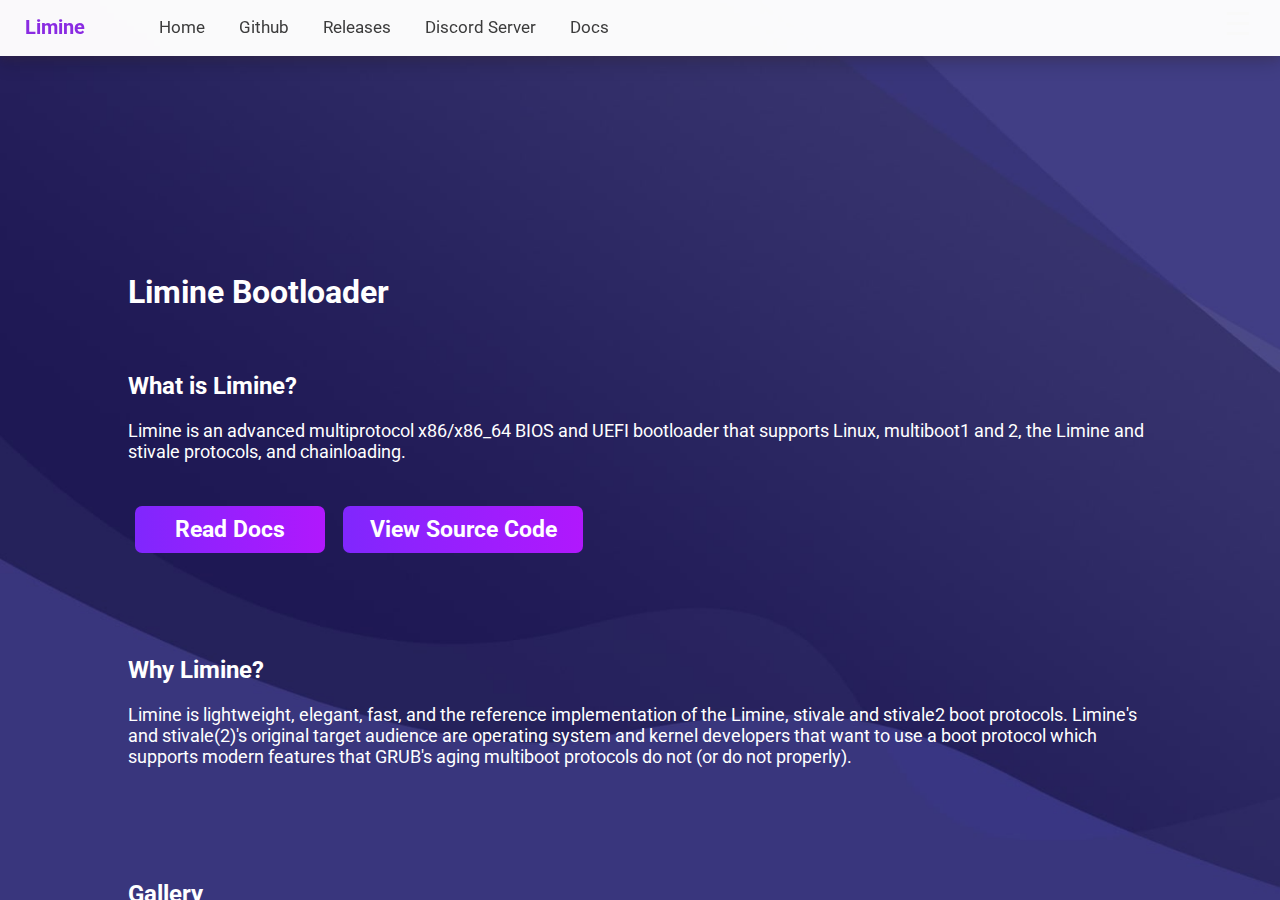
<file: index.html>
<!DOCTYPE html>
<html lang="en">

<head>
	<meta charset="UTF-8" />
	<meta name="description" content="Website of Limine Bootloader" />
	<meta name="keywords" content="Limine, Bootloader, multiboot,stivale2" />
	<meta name="author" content="Limine" />
	<title>Limine</title>
	<link rel="icon" href="res/icon.webp" type="image/png" />
	<link rel="stylesheet" type="text/css" href="style.css" />

	<link rel="preload" href="https://fonts.googleapis.com/css2?family=Roboto&display=swap" as="style"
		onload="this.onload=null;this.rel='stylesheet'" />
	<meta />
	<noscript>
		<link rel="stylesheet" href="https://fonts.googleapis.com/css2?family=Roboto&display=swap" />
	</noscript>
	<meta name="viewport" content="width=device-width, initial-scale=1.0" />
</head>

<body onload="init();">
	<div class="main">
		<span class="logo">Limine</span>

		<div class="desktop_nav_bar" id="desktop_nav_bar">
			<div style="width: 140px; display: inline-block"></div>
			<a href="index.html" class="nav_link">Home</a>
			<a href="https://github.com/limine-bootloader/limine" class="nav_link">Github</a>
			<a href="https://github.com/limine-bootloader/limine/releases" class="nav_link">Releases</a>
			<a href="https://discord.gg/QEeZMz4" class="nav_link">Discord Server</a>
			<a href="docs.html" class="nav_link">Docs</a>

			<button class="menu_btn" id="menu_btn" onclick="setTimeout(nav_bar_open,100)">
				☰
			</button>
		</div>
		<div class="mob_nav_bar" id="mob_nav_bar"
			onclick="if(document.getElementById('mob_nav_bar').style.left=='0%')nav_bar_close();">
			<div style="width: 140px; display: inline-block"></div>
			<div style="height: 20%; width: 10px"></div>
			<a href="index.html" class="mob_nav_link">Home</a>
			<hr />
			<a href="https://github.com/limine-bootloader/limine" class="mob_nav_link">Github</a>
			<hr />
			<a href="https://github.com/limine-bootloader/limine/releases" class="mob_nav_link">Releases</a>
			<hr />
			<a href="https://discord.gg/QEeZMz4" class="mob_nav_link">Discord Server</a>
			<hr />

			<a href="docs.html" class="mob_nav_link">Docs</a>

			<button class="menu_btn" id="menu_button">☰</button>
		</div>
		<div style="
					width: 80%;
					position: absolute;
					top: 28%;
					left: 10%;
					-moz-box-sizing: border-box;
					-webkit-box-sizing: border-box;
					box-sizing: border-box;
					min-height:100%;
					height: fit-content;
				">
			<h1>Limine Bootloader</h1>

				<br>
			<h2>What is Limine?</h2>
			<p style="font-size: 18px">
				Limine is an advanced multiprotocol x86/x86_64 BIOS and UEFI bootloader
				that supports Linux, multiboot1 and 2, the Limine and stivale protocols,
				and chainloading.
			</p>
			<br />
			<button class="gbutton" style="width: 190px"onclick="window.open('docs.html')">
				Read Docs
			</button>
			<button class="gbutton" style="width: 240px"
				onclick="window.open('https://github.com/limine-bootloader/limine');">
				View Source Code
			</button>

			<br />
			<br />
			<br />
			<br />
			<br />
			<h2>Why Limine?</h2>
			<p style="font-size: 18px">
				Limine is lightweight, elegant, fast, and the reference implementation of
				the Limine, stivale and stivale2 boot protocols. Limine's and stivale(2)'s
				original target audience are operating system and kernel developers that
				want to use a boot protocol which supports modern features that GRUB's
				aging multiboot protocols do not (or do not properly).
			</p>
			<br>
			<br>
			<br>
			<br>
			<h2>Gallery</h2>
      <img src="res/screenshot.png" width="100%">
			<br>
			<p style="text-align: center;">Limine's Boot Menu.</p>
			<br>
			<br>
			<br>
			<div class="end" >
				<br>
				<br>
         <span>© 2022 Limine Organisation</span><br>
			     <h3  style="color:blueviolet;font-size: 19px;">Limine</h3>
			</div>
		</div>
     
	</div>
	<script src="main.js"></script>
	
</body>

</html>
</file>
<file: style.css>
* {
	font-family: "Roboto", sans-serif;
}
body,
html {
	margin: 0;
	height: 100%;
	color: white;
}

.desktop_nav_bar {
	position: fixed;
	top: 0;
	left: 0;
	height: 56px;
	width: 100%;
	background-color: rgba(255, 255, 255, 0.975);
	box-shadow: 0 4px 8px 0 rgba(85, 54, 54, 0.2), 0 6px 20px 0 rgba(0, 0, 0, 0.19);
	white-space: nowrap;
	box-sizing: border-box;
	z-index: 2;
}
.logo {
	display: inline-block;
	font-size: 20px;
	color: blueviolet;
	font-weight: bold;
	position: fixed;
	left: 25px;
	top: 15px;
	z-index: 3;
}
.nav_link {
	padding: 17px 15px;
	text-decoration: none;
	color: rgb(60, 60, 60);
	font-size: 17px;
	display: inline-block;
}
.main {
	position: absolute;
	top: 0;
	left: 0;
	background-image: url(res/back.jpg);
	width: 100%;
	height: 100%;
	display: block;
	overflow: auto;
	background-repeat: no-repeat;
	background-attachment: fixed;
	background-size: cover;
}
.menu_btn {
	position: fixed;
	right: 22px;
	top: 5px;
	border: none;
	background-color: transparent;
	font-size: 31px;
}
.gbutton {
	border: none;
	border-radius: 7px;
	padding: 10px;
	width: 110px;
	font-size: 23px;
	color: white;
	font-weight: bold;
	margin: 7px;
	background-image: linear-gradient(
		to right,
		rgba(116, 17, 255, 0.9),
		rgba(170, 0, 255, 0.9)
	);
}
.mob_nav_bar {
	width: 50%;
	height: 100%;
	position: fixed;
	top: 0%;
	left: -100%;
	transition: 1s ease;
	background-color: white;
	z-index: 1;
}
.mob_nav_link {
	padding: 20px 15px;
	text-decoration: none;
	color: rgb(60, 60, 60);
	font-size: 17px;
	display: block;
}
.dlink {
	padding: 4px;
	display: block;
}
.end{
	width:125%;
	height:120px;
	background-color: white;
	position: absolute;
	bottom:-120px;
	left:-12.5%;
	text-align: center;
	color:rgb(60, 60, 60);
	display: block;

}
</file>
